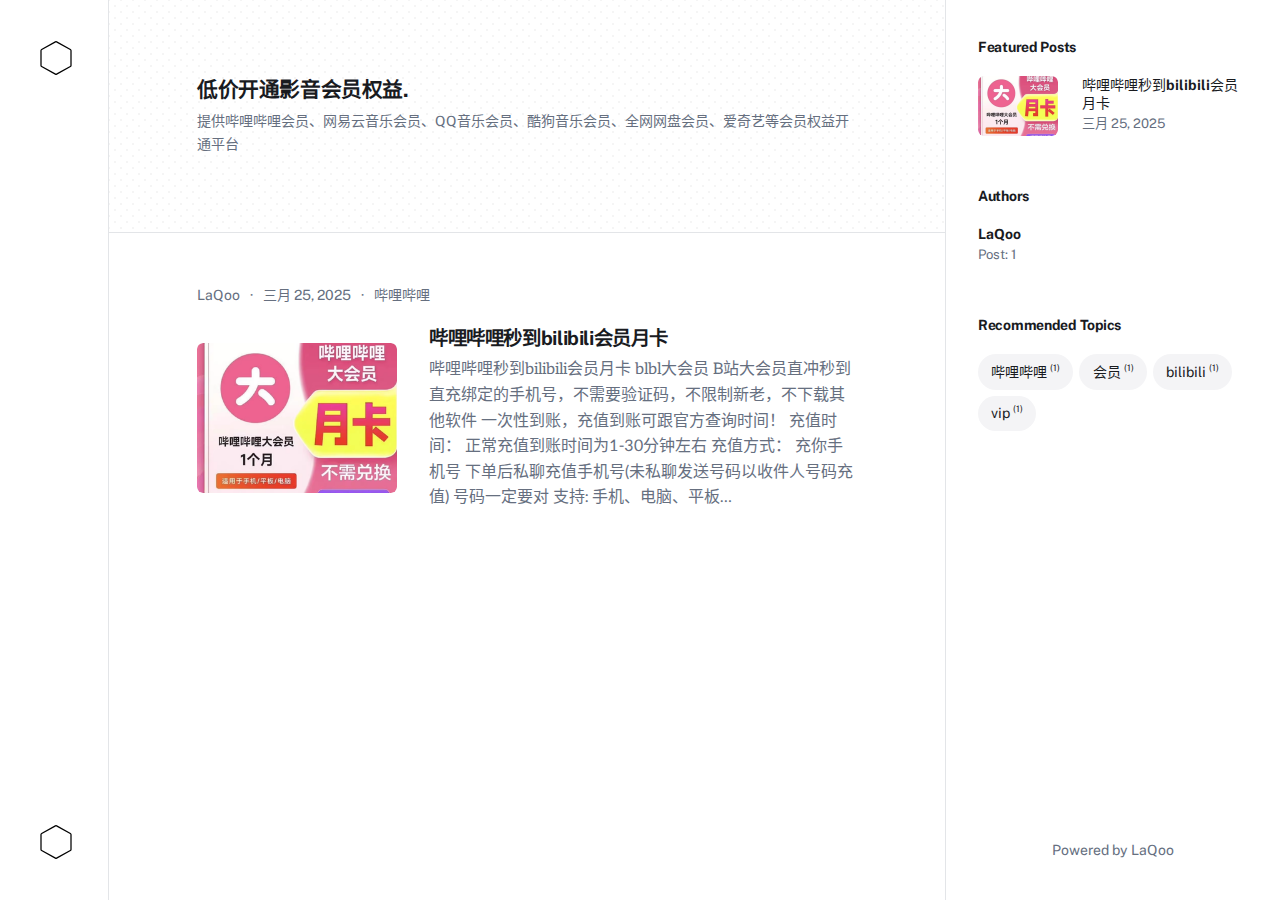
<file: index.html>
<!DOCTYPE html><html lang="zh-cn"><head><meta charset="utf-8"><meta http-equiv="X-UA-Compatible" content="IE=edge"><meta name="viewport" content="width=device-width,initial-scale=1"><title>LaQoo 低价开通影音会员权益</title><meta name="generator" content="Publii Open-Source CMS for Static Site"><link rel="canonical" href="https://laqoome.github.io/vip/"><link rel="alternate" type="application/atom+xml" href="https://laqoome.github.io/vip/feed.xml" title="LaQoo 低价开通影音会员权益 - RSS"><link rel="alternate" type="application/json" href="https://laqoome.github.io/vip/feed.json" title="LaQoo 低价开通影音会员权益 - JSON"><link rel="preload" href="https://laqoome.github.io/vip/assets/dynamic/fonts/publicsans/publicsans.woff2" as="font" type="font/woff2" crossorigin><link rel="stylesheet" href="https://laqoome.github.io/vip/assets/css/style.css?v=79c24945e9cc9acc7c9652e7b85ba38a"><script type="application/ld+json">{"@context":"http://schema.org","@type":"Organization","name":"LaQoo 低价开通影音会员权益","logo":"https://laqoome.github.io/vip/media/website/logo.svg","url":"https://laqoome.github.io/vip/"}</script><noscript><style>img[loading] {
                    opacity: 1;
                }</style></noscript><style>.fi{fill:none;stroke-linecap:round;stroke-linejoin:round;vertical-align:middle}</style></head><body class="home-template"><div class="container"><div class="left-bar"><div class="left-bar__inner"><header class="header"><a class="logo" href="https://laqoome.github.io/vip/"><img src="https://laqoome.github.io/vip/media/website/logo.svg" alt="LaQoo 低价开通影音会员权益" width="40" height="40"></a><nav class="navbar"><button class="navbar__toggle" aria-label="Menu" aria-haspopup="true" aria-expanded="false"><span class="navbar__toggle__box"><span class="navbar__toggle__inner">Menu</span></span></button><ul class="navbar__menu"><li class="active"><a class="tltp" href="https://laqoome.github.io/vip/" target="_self" aria-label="首页"><svg class="fi fi-home" width="24px" height="24px" fill="none" stroke="currentColor" stroke-width="2" viewBox="0 0 24 24"><use href="https://laqoome.github.io/vip/media/plugins/featherIcons/feather-sprite.svg#home"/></svg> <span>首页</span></a></li><li><a class="tltp" href="https://laqoome.github.io/vip/authors/laqoo/" target="_self" aria-label="LaQoo"><svg class="fi fi-user" width="24px" height="24px" fill="none" stroke="currentColor" stroke-width="2" viewBox="0 0 24 24"><use href="https://laqoome.github.io/vip/media/plugins/featherIcons/feather-sprite.svg#user"/></svg> <span>LaQoo</span></a></li><li><a class="tltp" href="https://laqoome.github.io/vip/lian-xi-fang-shi.html" target="_self" aria-label="联系"><svg class="fi fi-paperclip" width="24px" height="24px" fill="none" stroke="currentColor" stroke-width="2" viewBox="0 0 24 24"><use href="https://laqoome.github.io/vip/media/plugins/featherIcons/feather-sprite.svg#paperclip"/></svg> <span>联系</span></a></li></ul></nav><a class="logo logo--atbottom" href="https://laqoome.github.io/vip/"><img src="https://laqoome.github.io/vip/media/website/logo.svg" alt="LaQoo 低价开通影音会员权益" width="40" height="40"></a></header></div></div><main class="main"><div class="hero"><div class="main__inner"><h1>低价开通影音会员权益.</h1><p>提供哔哩哔哩会员、网易云音乐会员、QQ音乐会员、酷狗音乐会员、全网网盘会员、爱奇艺等会员权益开通平台</p></div></div><div class="main__inner"><article class="c-card"><div class="c-card__meta"><div class="c-card__author"><a href="https://laqoome.github.io/vip/authors/laqoo/">LaQoo</a></div><time datetime="2025-03-25T19:52">三月 25, 2025 </time><a href="https://laqoome.github.io/vip/tags/bi-li-bi-li/" class="c-card-tag">哔哩哔哩</a></div><a href="https://laqoome.github.io/vip/guan-yu.html" class="c-card__image"><img src="https://laqoome.github.io/vip/media/posts/1/d7ae04d2-f818-4f48-a5ac-ba2e6bc960ff.png" srcset="https://laqoome.github.io/vip/media/posts/1/responsive/d7ae04d2-f818-4f48-a5ac-ba2e6bc960ff-xs.png 320w, https://laqoome.github.io/vip/media/posts/1/responsive/d7ae04d2-f818-4f48-a5ac-ba2e6bc960ff-sm.png 480w" sizes="(min-width: 700px) 200px, (min-width: 480px) 160px, calc(100vw - 50px)" loading="lazy" height="780" width="790" alt=""></a><header class="c-card__header"><h2 class="c-card__title"><a href="https://laqoome.github.io/vip/guan-yu.html">哔哩哔哩秒到bilibili会员月卡</a></h2><p>哔哩哔哩秒到bilibili会员月卡 blbl大会员 B站大会员直冲秒到直充绑定的手机号，不需要验证码，不限制新老，不下载其他软件 一次性到账，充值到账可跟官方查询时间！ 充值时间： 正常充值到账时间为1-30分钟左右 充值方式： 充你手机号 下单后私聊充值手机号(未私聊发送号码以收件人号码充值) 号码一定要对 支持: 手机、电脑、平板&hellip;</p></header></article></div></main><div class="right-bar"><div class="right-bar__inner"><div class="sidebar"><section class="box featured"><h3 class="box__title">Featured Posts</h3><ul class="featured__container"><li class="featured__item"><a href="https://laqoome.github.io/vip/guan-yu.html" class="featured__image"><img src="https://laqoome.github.io/vip/media/posts/1/responsive/d7ae04d2-f818-4f48-a5ac-ba2e6bc960ff-xs.png" loading="lazy" alt="" height="780" width="780"></a><div><a href="https://laqoome.github.io/vip/guan-yu.html" class="featured__title">哔哩哔哩秒到bilibili会员月卡</a> <time class="featured__meta" datetime="2025-03-25T19:52">三月 25, 2025</time></div></li></ul></section><section class="box authors"><h3 class="box__title">Authors</h3><ul class="authors__cotainer"><li class="authors__item"><div><a href="https://laqoome.github.io/vip/authors/laqoo/" class="authors__title">LaQoo</a> <span class="authors__meta">Post: 1</span></div></li></ul></section><section class="box tags"><h3 class="box__title">Recommended Topics</h3><ul class="tags__list"><li class="tags__item"><a href="https://laqoome.github.io/vip/tags/bi-li-bi-li/" class="btn btn--gray">哔哩哔哩 <sup>(1)</sup></a></li><li class="tags__item"><a href="https://laqoome.github.io/vip/tags/hui-yuan/" class="btn btn--gray">会员 <sup>(1)</sup></a></li><li class="tags__item"><a href="https://laqoome.github.io/vip/tags/bilibili/" class="btn btn--gray">bilibili <sup>(1)</sup></a></li><li class="tags__item"><a href="https://laqoome.github.io/vip/tags/vip/" class="btn btn--gray">vip <sup>(1)</sup></a></li></ul></section><div class="box copyright">Powered by LaQoo</div></div></div></div></div><script defer="defer" src="https://laqoome.github.io/vip/assets/js/scripts.min.js?v=b2d91bcadbf5db401b76eb5bb3092eb7"></script><script>var images = document.querySelectorAll('img[loading]');
        for (var i = 0; i < images.length; i++) {
            if (images[i].complete) {
                images[i].classList.add('is-loaded');
            } else {
                images[i].addEventListener('load', function () {
                    this.classList.add('is-loaded');
                }, false);
            }
        }</script></body></html>
</file>
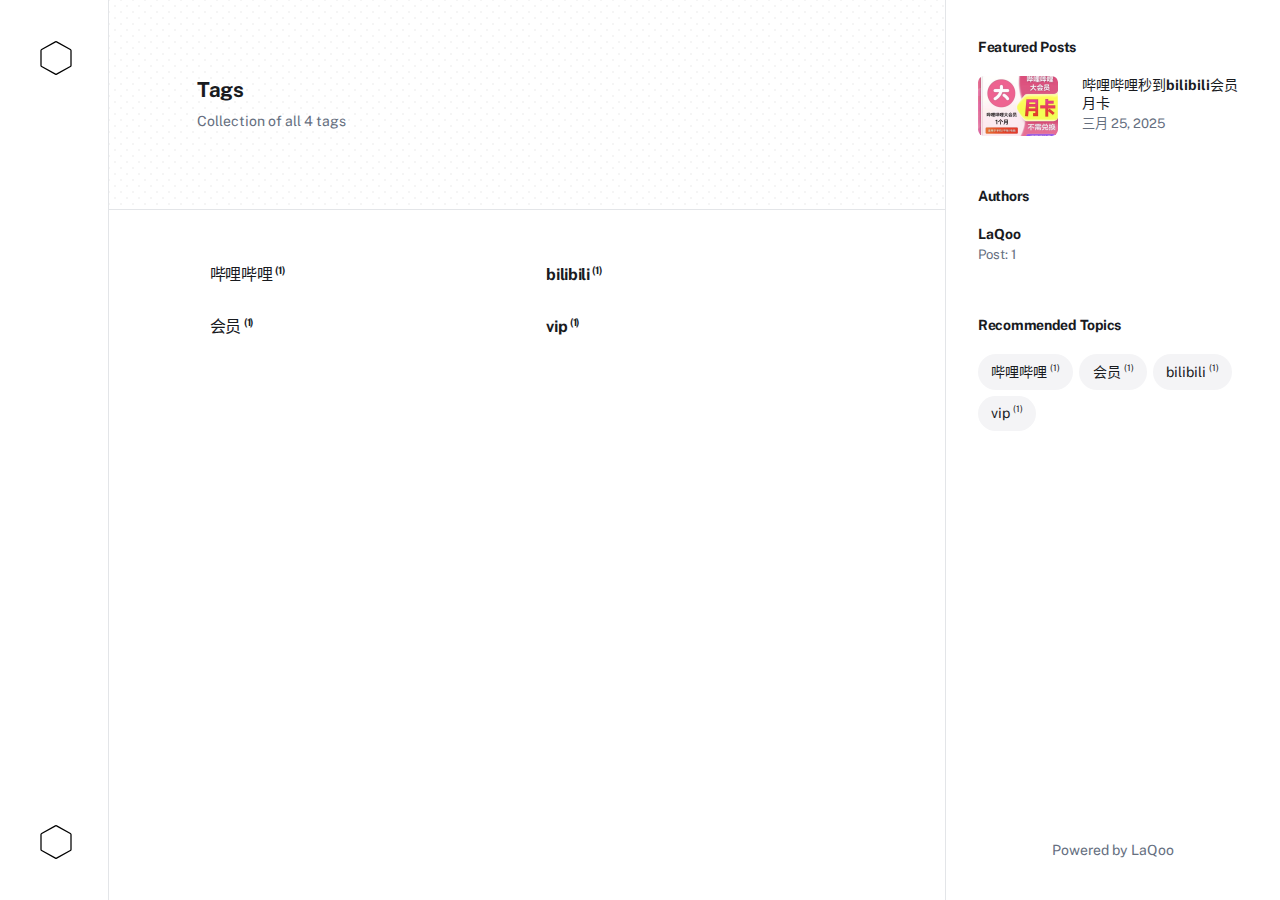
<file: tags/index.html>
<!DOCTYPE html><html lang="zh-cn"><head><meta charset="utf-8"><meta http-equiv="X-UA-Compatible" content="IE=edge"><meta name="viewport" content="width=device-width,initial-scale=1"><title>All tags - LaQoo 低价开通影音会员权益</title><meta name="robots" content="noindex, follow"><meta name="generator" content="Publii Open-Source CMS for Static Site"><link rel="alternate" type="application/atom+xml" href="https://laqoome.github.io/vip/feed.xml" title="LaQoo 低价开通影音会员权益 - RSS"><link rel="alternate" type="application/json" href="https://laqoome.github.io/vip/feed.json" title="LaQoo 低价开通影音会员权益 - JSON"><link rel="preload" href="https://laqoome.github.io/vip/assets/dynamic/fonts/publicsans/publicsans.woff2" as="font" type="font/woff2" crossorigin><link rel="stylesheet" href="https://laqoome.github.io/vip/assets/css/style.css?v=79c24945e9cc9acc7c9652e7b85ba38a"><script type="application/ld+json">{"@context":"http://schema.org","@type":"Organization","name":"LaQoo 低价开通影音会员权益","logo":"https://laqoome.github.io/vip/media/website/logo.svg","url":"https://laqoome.github.io/vip/"}</script><noscript><style>img[loading] {
                    opacity: 1;
                }</style></noscript><style>.fi{fill:none;stroke-linecap:round;stroke-linejoin:round;vertical-align:middle}</style></head><body class="tags-template"><div class="container"><div class="left-bar"><div class="left-bar__inner"><header class="header"><a class="logo" href="https://laqoome.github.io/vip/"><img src="https://laqoome.github.io/vip/media/website/logo.svg" alt="LaQoo 低价开通影音会员权益" width="40" height="40"></a><nav class="navbar"><button class="navbar__toggle" aria-label="Menu" aria-haspopup="true" aria-expanded="false"><span class="navbar__toggle__box"><span class="navbar__toggle__inner">Menu</span></span></button><ul class="navbar__menu"><li><a class="tltp" href="https://laqoome.github.io/vip/" target="_self" aria-label="首页"><svg class="fi fi-home" width="24px" height="24px" fill="none" stroke="currentColor" stroke-width="2" viewBox="0 0 24 24"><use href="https://laqoome.github.io/vip/media/plugins/featherIcons/feather-sprite.svg#home"/></svg> <span>首页</span></a></li><li><a class="tltp" href="https://laqoome.github.io/vip/authors/laqoo/" target="_self" aria-label="LaQoo"><svg class="fi fi-user" width="24px" height="24px" fill="none" stroke="currentColor" stroke-width="2" viewBox="0 0 24 24"><use href="https://laqoome.github.io/vip/media/plugins/featherIcons/feather-sprite.svg#user"/></svg> <span>LaQoo</span></a></li><li><a class="tltp" href="https://laqoome.github.io/vip/lian-xi-fang-shi.html" target="_self" aria-label="联系"><svg class="fi fi-paperclip" width="24px" height="24px" fill="none" stroke="currentColor" stroke-width="2" viewBox="0 0 24 24"><use href="https://laqoome.github.io/vip/media/plugins/featherIcons/feather-sprite.svg#paperclip"/></svg> <span>联系</span></a></li></ul></nav><a class="logo logo--atbottom" href="https://laqoome.github.io/vip/"><img src="https://laqoome.github.io/vip/media/website/logo.svg" alt="LaQoo 低价开通影音会员权益" width="40" height="40"></a></header></div></div><main class="main page page--tags"><div class="hero"><div class="main__inner"><h1>Tags</h1><p>Collection of all 4 tags</p></div></div><div class="main__inner"><ul class="tags-list"><li class="tags-list__item"><a href="https://laqoome.github.io/vip/tags/bi-li-bi-li/"><span class="tags-list__title">哔哩哔哩 <sup>(1)</sup></span></a></li><li class="tags-list__item"><a href="https://laqoome.github.io/vip/tags/hui-yuan/"><span class="tags-list__title">会员 <sup>(1)</sup></span></a></li><li class="tags-list__item"><a href="https://laqoome.github.io/vip/tags/bilibili/"><span class="tags-list__title">bilibili <sup>(1)</sup></span></a></li><li class="tags-list__item"><a href="https://laqoome.github.io/vip/tags/vip/"><span class="tags-list__title">vip <sup>(1)</sup></span></a></li></ul></div></main><div class="right-bar"><div class="right-bar__inner"><div class="sidebar"><section class="box featured"><h3 class="box__title">Featured Posts</h3><ul class="featured__container"><li class="featured__item"><a href="https://laqoome.github.io/vip/guan-yu.html" class="featured__image"><img src="https://laqoome.github.io/vip/media/posts/1/responsive/d7ae04d2-f818-4f48-a5ac-ba2e6bc960ff-xs.png" loading="lazy" alt="" height="780" width="780"></a><div><a href="https://laqoome.github.io/vip/guan-yu.html" class="featured__title">哔哩哔哩秒到bilibili会员月卡</a> <time class="featured__meta" datetime="2025-03-25T19:52">三月 25, 2025</time></div></li></ul></section><section class="box authors"><h3 class="box__title">Authors</h3><ul class="authors__cotainer"><li class="authors__item"><div><a href="https://laqoome.github.io/vip/authors/laqoo/" class="authors__title">LaQoo</a> <span class="authors__meta">Post: 1</span></div></li></ul></section><section class="box tags"><h3 class="box__title">Recommended Topics</h3><ul class="tags__list"><li class="tags__item"><a href="https://laqoome.github.io/vip/tags/bi-li-bi-li/" class="btn btn--gray">哔哩哔哩 <sup>(1)</sup></a></li><li class="tags__item"><a href="https://laqoome.github.io/vip/tags/hui-yuan/" class="btn btn--gray">会员 <sup>(1)</sup></a></li><li class="tags__item"><a href="https://laqoome.github.io/vip/tags/bilibili/" class="btn btn--gray">bilibili <sup>(1)</sup></a></li><li class="tags__item"><a href="https://laqoome.github.io/vip/tags/vip/" class="btn btn--gray">vip <sup>(1)</sup></a></li></ul></section><div class="box copyright">Powered by LaQoo</div></div></div></div></div><script defer="defer" src="https://laqoome.github.io/vip/assets/js/scripts.min.js?v=b2d91bcadbf5db401b76eb5bb3092eb7"></script><script>var images = document.querySelectorAll('img[loading]');
        for (var i = 0; i < images.length; i++) {
            if (images[i].complete) {
                images[i].classList.add('is-loaded');
            } else {
                images[i].addEventListener('load', function () {
                    this.classList.add('is-loaded');
                }, false);
            }
        }</script></body></html>
</file>
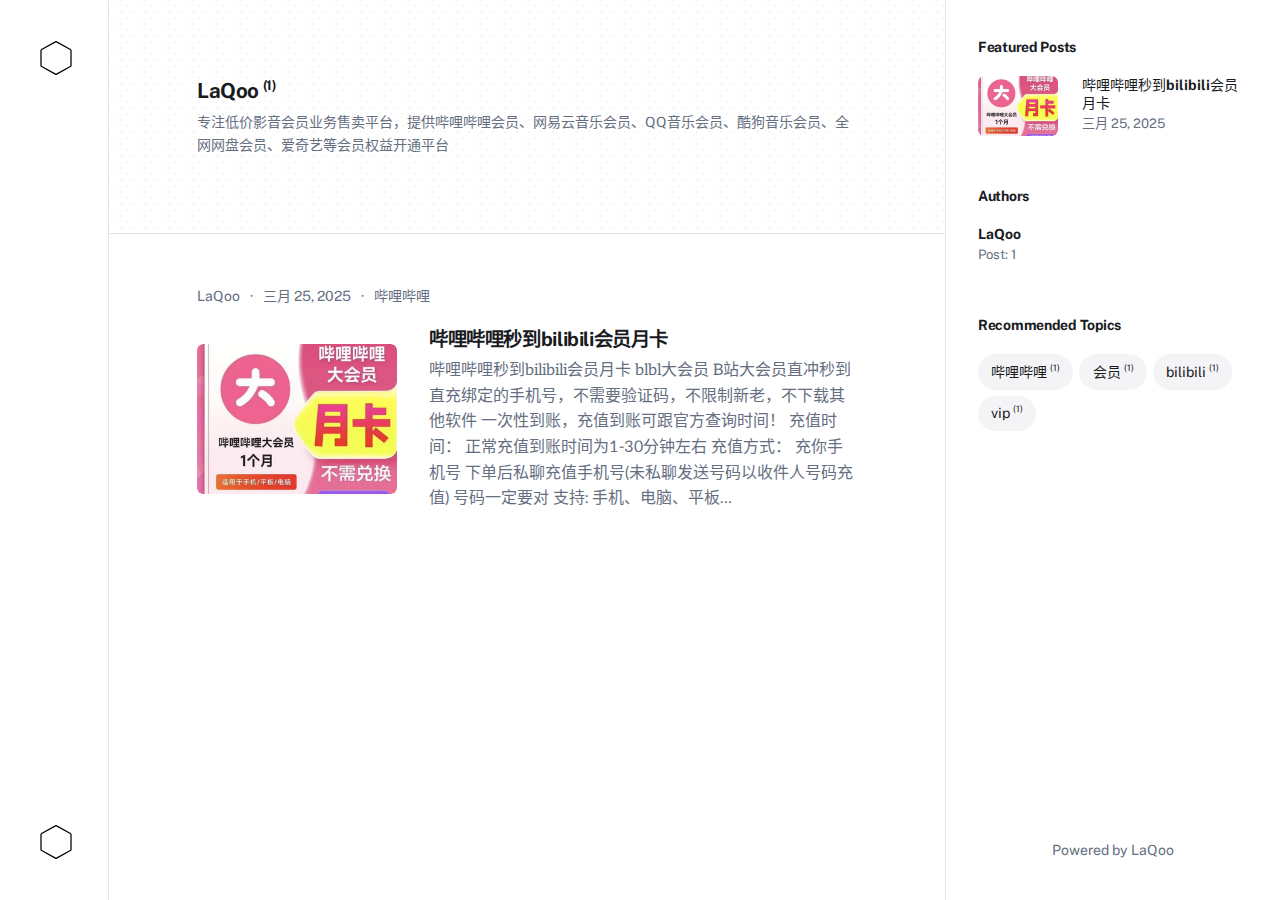
<file: authors/laqoo/index.html>
<!DOCTYPE html><html lang="zh-cn"><head><meta charset="utf-8"><meta http-equiv="X-UA-Compatible" content="IE=edge"><meta name="viewport" content="width=device-width,initial-scale=1"><title>Author: LaQoo - LaQoo 低价开通影音会员权益</title><meta name="robots" content="noindex, follow"><meta name="generator" content="Publii Open-Source CMS for Static Site"><link rel="alternate" type="application/atom+xml" href="https://laqoome.github.io/vip/feed.xml" title="LaQoo 低价开通影音会员权益 - RSS"><link rel="alternate" type="application/json" href="https://laqoome.github.io/vip/feed.json" title="LaQoo 低价开通影音会员权益 - JSON"><link rel="preload" href="https://laqoome.github.io/vip/assets/dynamic/fonts/publicsans/publicsans.woff2" as="font" type="font/woff2" crossorigin><link rel="stylesheet" href="https://laqoome.github.io/vip/assets/css/style.css?v=79c24945e9cc9acc7c9652e7b85ba38a"><script type="application/ld+json">{"@context":"http://schema.org","@type":"Organization","name":"LaQoo 低价开通影音会员权益","logo":"https://laqoome.github.io/vip/media/website/logo.svg","url":"https://laqoome.github.io/vip/"}</script><noscript><style>img[loading] {
                    opacity: 1;
                }</style></noscript><style>.fi{fill:none;stroke-linecap:round;stroke-linejoin:round;vertical-align:middle}</style></head><body class="author-template"><div class="container"><div class="left-bar"><div class="left-bar__inner"><header class="header"><a class="logo" href="https://laqoome.github.io/vip/"><img src="https://laqoome.github.io/vip/media/website/logo.svg" alt="LaQoo 低价开通影音会员权益" width="40" height="40"></a><nav class="navbar"><button class="navbar__toggle" aria-label="Menu" aria-haspopup="true" aria-expanded="false"><span class="navbar__toggle__box"><span class="navbar__toggle__inner">Menu</span></span></button><ul class="navbar__menu"><li><a class="tltp" href="https://laqoome.github.io/vip/" target="_self" aria-label="首页"><svg class="fi fi-home" width="24px" height="24px" fill="none" stroke="currentColor" stroke-width="2" viewBox="0 0 24 24"><use href="https://laqoome.github.io/vip/media/plugins/featherIcons/feather-sprite.svg#home"/></svg> <span>首页</span></a></li><li class="active"><a class="tltp" href="https://laqoome.github.io/vip/authors/laqoo/" target="_self" aria-label="LaQoo"><svg class="fi fi-user" width="24px" height="24px" fill="none" stroke="currentColor" stroke-width="2" viewBox="0 0 24 24"><use href="https://laqoome.github.io/vip/media/plugins/featherIcons/feather-sprite.svg#user"/></svg> <span>LaQoo</span></a></li><li><a class="tltp" href="https://laqoome.github.io/vip/lian-xi-fang-shi.html" target="_self" aria-label="联系"><svg class="fi fi-paperclip" width="24px" height="24px" fill="none" stroke="currentColor" stroke-width="2" viewBox="0 0 24 24"><use href="https://laqoome.github.io/vip/media/plugins/featherIcons/feather-sprite.svg#paperclip"/></svg> <span>联系</span></a></li></ul></nav><a class="logo logo--atbottom" href="https://laqoome.github.io/vip/"><img src="https://laqoome.github.io/vip/media/website/logo.svg" alt="LaQoo 低价开通影音会员权益" width="40" height="40"></a></header></div></div><main class="main page page--author"><div class="hero"><div class="main__inner"><div class="page--author__content"><h1>LaQoo <sup>(1)</sup></h1><p>专注低价影音会员业务售卖平台，提供哔哩哔哩会员、网易云音乐会员、QQ音乐会员、酷狗音乐会员、全网网盘会员、爱奇艺等会员权益开通平台</p></div></div></div><div class="main__inner"><article class="c-card"><div class="c-card__meta"><div class="c-card__author"><a href="https://laqoome.github.io/vip/authors/laqoo/">LaQoo</a></div><time datetime="2025-03-25T19:52">三月 25, 2025 </time><a href="https://laqoome.github.io/vip/tags/bi-li-bi-li/" class="c-card-tag">哔哩哔哩</a></div><a href="https://laqoome.github.io/vip/guan-yu.html" class="c-card__image"><img src="https://laqoome.github.io/vip/media/posts/1/d7ae04d2-f818-4f48-a5ac-ba2e6bc960ff.png" srcset="https://laqoome.github.io/vip/media/posts/1/responsive/d7ae04d2-f818-4f48-a5ac-ba2e6bc960ff-xs.png 320w, https://laqoome.github.io/vip/media/posts/1/responsive/d7ae04d2-f818-4f48-a5ac-ba2e6bc960ff-sm.png 480w" sizes="(min-width: 700px) 200px, (min-width: 480px) 160px, calc(100vw - 50px)" loading="lazy" height="780" width="790" alt=""></a><header class="c-card__header"><h2 class="c-card__title"><a href="https://laqoome.github.io/vip/guan-yu.html">哔哩哔哩秒到bilibili会员月卡</a></h2><p>哔哩哔哩秒到bilibili会员月卡 blbl大会员 B站大会员直冲秒到直充绑定的手机号，不需要验证码，不限制新老，不下载其他软件 一次性到账，充值到账可跟官方查询时间！ 充值时间： 正常充值到账时间为1-30分钟左右 充值方式： 充你手机号 下单后私聊充值手机号(未私聊发送号码以收件人号码充值) 号码一定要对 支持: 手机、电脑、平板&hellip;</p></header></article></div></main><div class="right-bar"><div class="right-bar__inner"><div class="sidebar"><section class="box featured"><h3 class="box__title">Featured Posts</h3><ul class="featured__container"><li class="featured__item"><a href="https://laqoome.github.io/vip/guan-yu.html" class="featured__image"><img src="https://laqoome.github.io/vip/media/posts/1/responsive/d7ae04d2-f818-4f48-a5ac-ba2e6bc960ff-xs.png" loading="lazy" alt="" height="780" width="780"></a><div><a href="https://laqoome.github.io/vip/guan-yu.html" class="featured__title">哔哩哔哩秒到bilibili会员月卡</a> <time class="featured__meta" datetime="2025-03-25T19:52">三月 25, 2025</time></div></li></ul></section><section class="box authors"><h3 class="box__title">Authors</h3><ul class="authors__cotainer"><li class="authors__item"><div><a href="https://laqoome.github.io/vip/authors/laqoo/" class="authors__title">LaQoo</a> <span class="authors__meta">Post: 1</span></div></li></ul></section><section class="box tags"><h3 class="box__title">Recommended Topics</h3><ul class="tags__list"><li class="tags__item"><a href="https://laqoome.github.io/vip/tags/bi-li-bi-li/" class="btn btn--gray">哔哩哔哩 <sup>(1)</sup></a></li><li class="tags__item"><a href="https://laqoome.github.io/vip/tags/hui-yuan/" class="btn btn--gray">会员 <sup>(1)</sup></a></li><li class="tags__item"><a href="https://laqoome.github.io/vip/tags/bilibili/" class="btn btn--gray">bilibili <sup>(1)</sup></a></li><li class="tags__item"><a href="https://laqoome.github.io/vip/tags/vip/" class="btn btn--gray">vip <sup>(1)</sup></a></li></ul></section><div class="box copyright">Powered by LaQoo</div></div></div></div></div><script defer="defer" src="https://laqoome.github.io/vip/assets/js/scripts.min.js?v=b2d91bcadbf5db401b76eb5bb3092eb7"></script><script>var images = document.querySelectorAll('img[loading]');
        for (var i = 0; i < images.length; i++) {
            if (images[i].complete) {
                images[i].classList.add('is-loaded');
            } else {
                images[i].addEventListener('load', function () {
                    this.classList.add('is-loaded');
                }, false);
            }
        }</script></body></html>
</file>
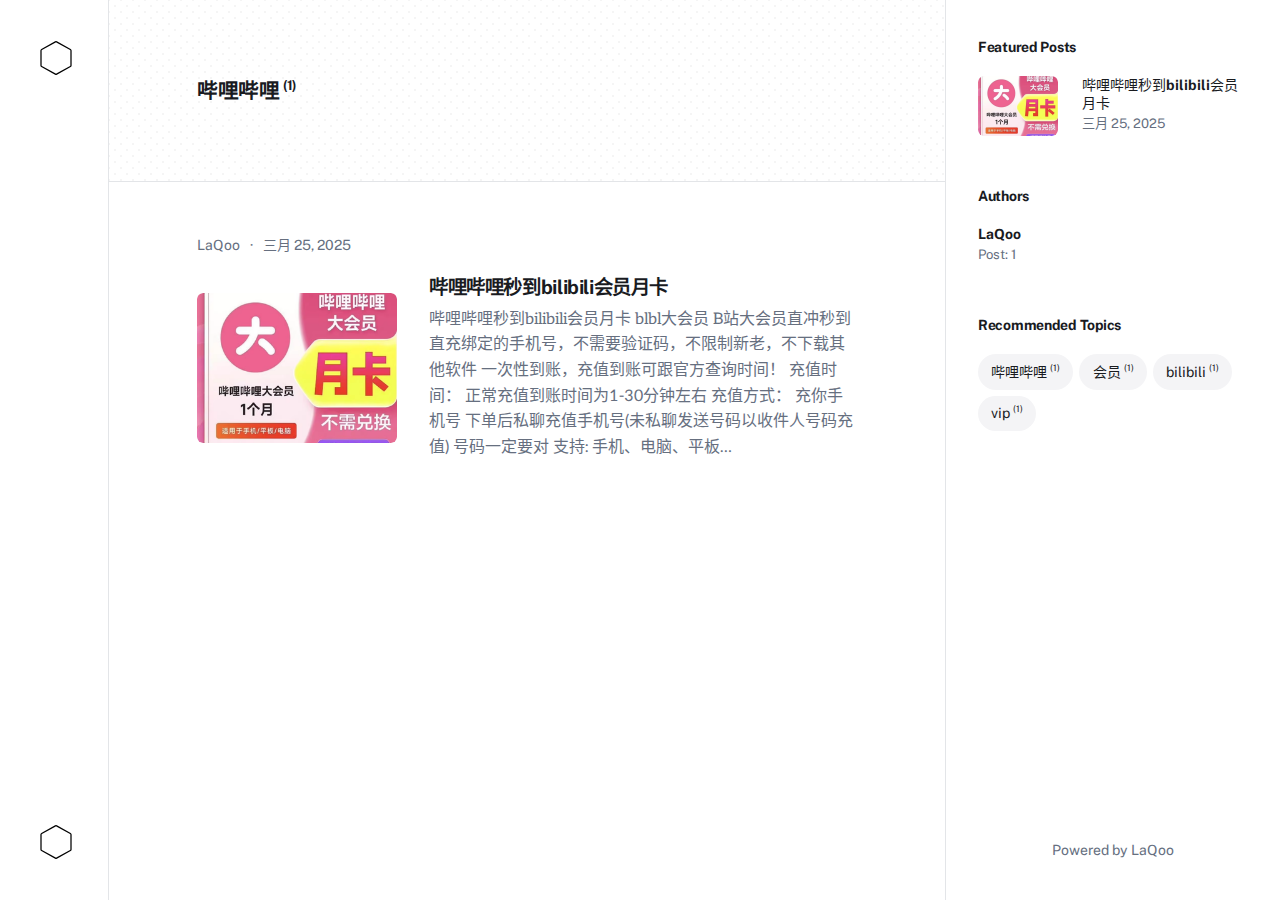
<file: tags/bi-li-bi-li/index.html>
<!DOCTYPE html><html lang="zh-cn"><head><meta charset="utf-8"><meta http-equiv="X-UA-Compatible" content="IE=edge"><meta name="viewport" content="width=device-width,initial-scale=1"><title>Tag: 哔哩哔哩 - LaQoo 低价开通影音会员权益</title><meta name="robots" content="noindex, follow"><meta name="generator" content="Publii Open-Source CMS for Static Site"><link rel="alternate" type="application/atom+xml" href="https://laqoome.github.io/vip/feed.xml" title="LaQoo 低价开通影音会员权益 - RSS"><link rel="alternate" type="application/json" href="https://laqoome.github.io/vip/feed.json" title="LaQoo 低价开通影音会员权益 - JSON"><link rel="preload" href="https://laqoome.github.io/vip/assets/dynamic/fonts/publicsans/publicsans.woff2" as="font" type="font/woff2" crossorigin><link rel="stylesheet" href="https://laqoome.github.io/vip/assets/css/style.css?v=79c24945e9cc9acc7c9652e7b85ba38a"><script type="application/ld+json">{"@context":"http://schema.org","@type":"Organization","name":"LaQoo 低价开通影音会员权益","logo":"https://laqoome.github.io/vip/media/website/logo.svg","url":"https://laqoome.github.io/vip/"}</script><noscript><style>img[loading] {
                    opacity: 1;
                }</style></noscript><style>.fi{fill:none;stroke-linecap:round;stroke-linejoin:round;vertical-align:middle}</style></head><body class="tag-template"><div class="container"><div class="left-bar"><div class="left-bar__inner"><header class="header"><a class="logo" href="https://laqoome.github.io/vip/"><img src="https://laqoome.github.io/vip/media/website/logo.svg" alt="LaQoo 低价开通影音会员权益" width="40" height="40"></a><nav class="navbar"><button class="navbar__toggle" aria-label="Menu" aria-haspopup="true" aria-expanded="false"><span class="navbar__toggle__box"><span class="navbar__toggle__inner">Menu</span></span></button><ul class="navbar__menu"><li><a class="tltp" href="https://laqoome.github.io/vip/" target="_self" aria-label="首页"><svg class="fi fi-home" width="24px" height="24px" fill="none" stroke="currentColor" stroke-width="2" viewBox="0 0 24 24"><use href="https://laqoome.github.io/vip/media/plugins/featherIcons/feather-sprite.svg#home"/></svg> <span>首页</span></a></li><li><a class="tltp" href="https://laqoome.github.io/vip/authors/laqoo/" target="_self" aria-label="LaQoo"><svg class="fi fi-user" width="24px" height="24px" fill="none" stroke="currentColor" stroke-width="2" viewBox="0 0 24 24"><use href="https://laqoome.github.io/vip/media/plugins/featherIcons/feather-sprite.svg#user"/></svg> <span>LaQoo</span></a></li><li><a class="tltp" href="https://laqoome.github.io/vip/lian-xi-fang-shi.html" target="_self" aria-label="联系"><svg class="fi fi-paperclip" width="24px" height="24px" fill="none" stroke="currentColor" stroke-width="2" viewBox="0 0 24 24"><use href="https://laqoome.github.io/vip/media/plugins/featherIcons/feather-sprite.svg#paperclip"/></svg> <span>联系</span></a></li></ul></nav><a class="logo logo--atbottom" href="https://laqoome.github.io/vip/"><img src="https://laqoome.github.io/vip/media/website/logo.svg" alt="LaQoo 低价开通影音会员权益" width="40" height="40"></a></header></div></div><main class="main page page--tag"><div class="hero"><div class="main__inner"><h1>哔哩哔哩 <sup>(1)</sup></h1></div></div><div class="main__inner"><article class="c-card"><div class="c-card__meta"><div class="c-card__author"><a href="https://laqoome.github.io/vip/authors/laqoo/">LaQoo</a></div><time datetime="2025-03-25T19:52">三月 25, 2025</time></div><a href="https://laqoome.github.io/vip/guan-yu.html" class="c-card__image"><img src="https://laqoome.github.io/vip/media/posts/1/d7ae04d2-f818-4f48-a5ac-ba2e6bc960ff.png" srcset="https://laqoome.github.io/vip/media/posts/1/responsive/d7ae04d2-f818-4f48-a5ac-ba2e6bc960ff-xs.png 320w, https://laqoome.github.io/vip/media/posts/1/responsive/d7ae04d2-f818-4f48-a5ac-ba2e6bc960ff-sm.png 480w" sizes="(min-width: 700px) 200px, (min-width: 480px) 160px, calc(100vw - 50px)" loading="lazy" height="780" width="790" alt=""></a><header class="c-card__header"><h2 class="c-card__title"><a href="https://laqoome.github.io/vip/guan-yu.html">哔哩哔哩秒到bilibili会员月卡</a></h2><p>哔哩哔哩秒到bilibili会员月卡 blbl大会员 B站大会员直冲秒到直充绑定的手机号，不需要验证码，不限制新老，不下载其他软件 一次性到账，充值到账可跟官方查询时间！ 充值时间： 正常充值到账时间为1-30分钟左右 充值方式： 充你手机号 下单后私聊充值手机号(未私聊发送号码以收件人号码充值) 号码一定要对 支持: 手机、电脑、平板&hellip;</p></header></article></div></main><div class="right-bar"><div class="right-bar__inner"><div class="sidebar"><section class="box featured"><h3 class="box__title">Featured Posts</h3><ul class="featured__container"><li class="featured__item"><a href="https://laqoome.github.io/vip/guan-yu.html" class="featured__image"><img src="https://laqoome.github.io/vip/media/posts/1/responsive/d7ae04d2-f818-4f48-a5ac-ba2e6bc960ff-xs.png" loading="lazy" alt="" height="780" width="780"></a><div><a href="https://laqoome.github.io/vip/guan-yu.html" class="featured__title">哔哩哔哩秒到bilibili会员月卡</a> <time class="featured__meta" datetime="2025-03-25T19:52">三月 25, 2025</time></div></li></ul></section><section class="box authors"><h3 class="box__title">Authors</h3><ul class="authors__cotainer"><li class="authors__item"><div><a href="https://laqoome.github.io/vip/authors/laqoo/" class="authors__title">LaQoo</a> <span class="authors__meta">Post: 1</span></div></li></ul></section><section class="box tags"><h3 class="box__title">Recommended Topics</h3><ul class="tags__list"><li class="tags__item"><a href="https://laqoome.github.io/vip/tags/bi-li-bi-li/" class="btn btn--gray">哔哩哔哩 <sup>(1)</sup></a></li><li class="tags__item"><a href="https://laqoome.github.io/vip/tags/hui-yuan/" class="btn btn--gray">会员 <sup>(1)</sup></a></li><li class="tags__item"><a href="https://laqoome.github.io/vip/tags/bilibili/" class="btn btn--gray">bilibili <sup>(1)</sup></a></li><li class="tags__item"><a href="https://laqoome.github.io/vip/tags/vip/" class="btn btn--gray">vip <sup>(1)</sup></a></li></ul></section><div class="box copyright">Powered by LaQoo</div></div></div></div></div><script defer="defer" src="https://laqoome.github.io/vip/assets/js/scripts.min.js?v=b2d91bcadbf5db401b76eb5bb3092eb7"></script><script>var images = document.querySelectorAll('img[loading]');
        for (var i = 0; i < images.length; i++) {
            if (images[i].complete) {
                images[i].classList.add('is-loaded');
            } else {
                images[i].addEventListener('load', function () {
                    this.classList.add('is-loaded');
                }, false);
            }
        }</script></body></html>
</file>
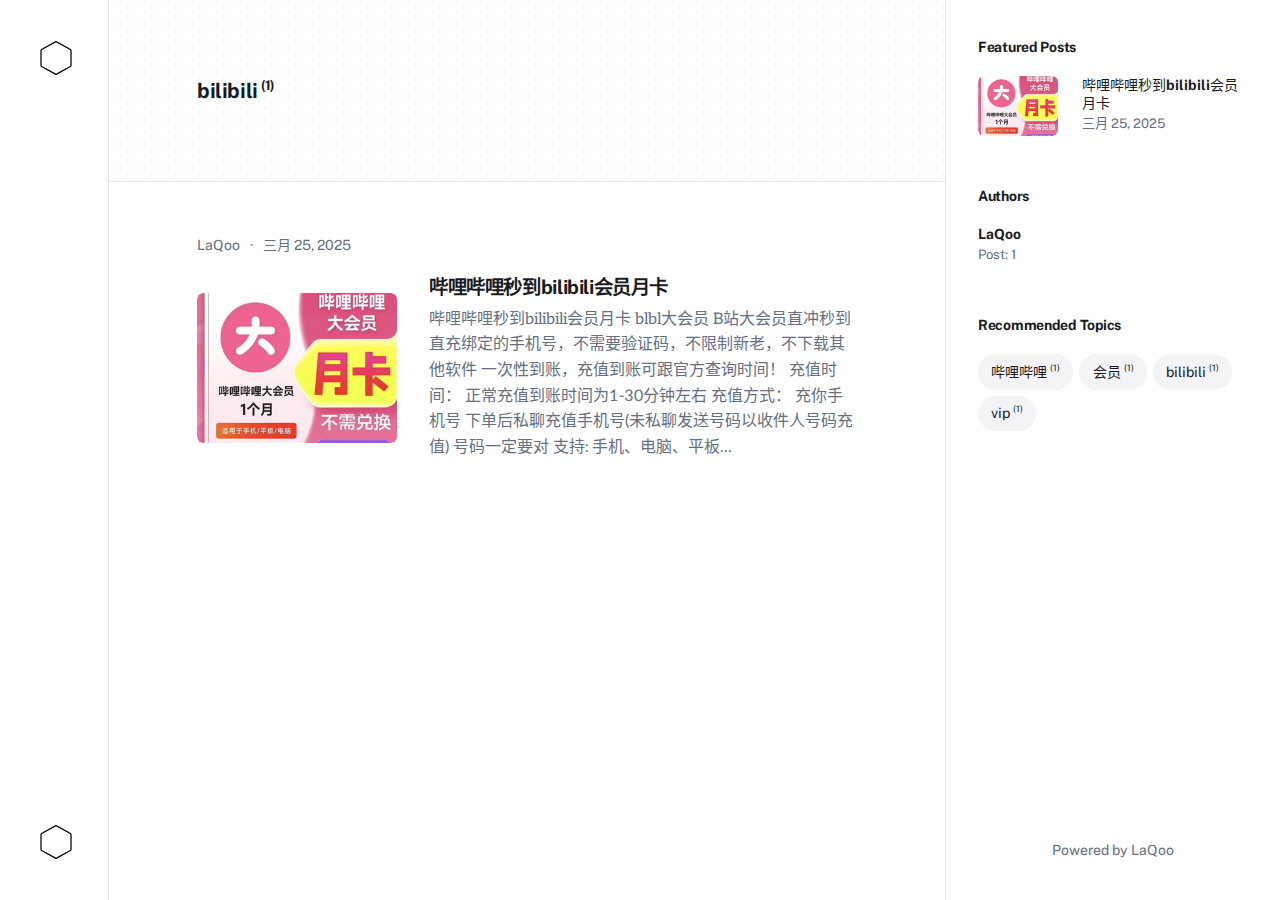
<file: tags/bilibili/index.html>
<!DOCTYPE html><html lang="zh-cn"><head><meta charset="utf-8"><meta http-equiv="X-UA-Compatible" content="IE=edge"><meta name="viewport" content="width=device-width,initial-scale=1"><title>Tag: bilibili - LaQoo 低价开通影音会员权益</title><meta name="robots" content="noindex, follow"><meta name="generator" content="Publii Open-Source CMS for Static Site"><link rel="alternate" type="application/atom+xml" href="https://laqoome.github.io/vip/feed.xml" title="LaQoo 低价开通影音会员权益 - RSS"><link rel="alternate" type="application/json" href="https://laqoome.github.io/vip/feed.json" title="LaQoo 低价开通影音会员权益 - JSON"><link rel="preload" href="https://laqoome.github.io/vip/assets/dynamic/fonts/publicsans/publicsans.woff2" as="font" type="font/woff2" crossorigin><link rel="stylesheet" href="https://laqoome.github.io/vip/assets/css/style.css?v=79c24945e9cc9acc7c9652e7b85ba38a"><script type="application/ld+json">{"@context":"http://schema.org","@type":"Organization","name":"LaQoo 低价开通影音会员权益","logo":"https://laqoome.github.io/vip/media/website/logo.svg","url":"https://laqoome.github.io/vip/"}</script><noscript><style>img[loading] {
                    opacity: 1;
                }</style></noscript><style>.fi{fill:none;stroke-linecap:round;stroke-linejoin:round;vertical-align:middle}</style></head><body class="tag-template"><div class="container"><div class="left-bar"><div class="left-bar__inner"><header class="header"><a class="logo" href="https://laqoome.github.io/vip/"><img src="https://laqoome.github.io/vip/media/website/logo.svg" alt="LaQoo 低价开通影音会员权益" width="40" height="40"></a><nav class="navbar"><button class="navbar__toggle" aria-label="Menu" aria-haspopup="true" aria-expanded="false"><span class="navbar__toggle__box"><span class="navbar__toggle__inner">Menu</span></span></button><ul class="navbar__menu"><li><a class="tltp" href="https://laqoome.github.io/vip/" target="_self" aria-label="首页"><svg class="fi fi-home" width="24px" height="24px" fill="none" stroke="currentColor" stroke-width="2" viewBox="0 0 24 24"><use href="https://laqoome.github.io/vip/media/plugins/featherIcons/feather-sprite.svg#home"/></svg> <span>首页</span></a></li><li><a class="tltp" href="https://laqoome.github.io/vip/authors/laqoo/" target="_self" aria-label="LaQoo"><svg class="fi fi-user" width="24px" height="24px" fill="none" stroke="currentColor" stroke-width="2" viewBox="0 0 24 24"><use href="https://laqoome.github.io/vip/media/plugins/featherIcons/feather-sprite.svg#user"/></svg> <span>LaQoo</span></a></li><li><a class="tltp" href="https://laqoome.github.io/vip/lian-xi-fang-shi.html" target="_self" aria-label="联系"><svg class="fi fi-paperclip" width="24px" height="24px" fill="none" stroke="currentColor" stroke-width="2" viewBox="0 0 24 24"><use href="https://laqoome.github.io/vip/media/plugins/featherIcons/feather-sprite.svg#paperclip"/></svg> <span>联系</span></a></li></ul></nav><a class="logo logo--atbottom" href="https://laqoome.github.io/vip/"><img src="https://laqoome.github.io/vip/media/website/logo.svg" alt="LaQoo 低价开通影音会员权益" width="40" height="40"></a></header></div></div><main class="main page page--tag"><div class="hero"><div class="main__inner"><h1>bilibili <sup>(1)</sup></h1></div></div><div class="main__inner"><article class="c-card"><div class="c-card__meta"><div class="c-card__author"><a href="https://laqoome.github.io/vip/authors/laqoo/">LaQoo</a></div><time datetime="2025-03-25T19:52">三月 25, 2025</time></div><a href="https://laqoome.github.io/vip/guan-yu.html" class="c-card__image"><img src="https://laqoome.github.io/vip/media/posts/1/d7ae04d2-f818-4f48-a5ac-ba2e6bc960ff.png" srcset="https://laqoome.github.io/vip/media/posts/1/responsive/d7ae04d2-f818-4f48-a5ac-ba2e6bc960ff-xs.png 320w, https://laqoome.github.io/vip/media/posts/1/responsive/d7ae04d2-f818-4f48-a5ac-ba2e6bc960ff-sm.png 480w" sizes="(min-width: 700px) 200px, (min-width: 480px) 160px, calc(100vw - 50px)" loading="lazy" height="780" width="790" alt=""></a><header class="c-card__header"><h2 class="c-card__title"><a href="https://laqoome.github.io/vip/guan-yu.html">哔哩哔哩秒到bilibili会员月卡</a></h2><p>哔哩哔哩秒到bilibili会员月卡 blbl大会员 B站大会员直冲秒到直充绑定的手机号，不需要验证码，不限制新老，不下载其他软件 一次性到账，充值到账可跟官方查询时间！ 充值时间： 正常充值到账时间为1-30分钟左右 充值方式： 充你手机号 下单后私聊充值手机号(未私聊发送号码以收件人号码充值) 号码一定要对 支持: 手机、电脑、平板&hellip;</p></header></article></div></main><div class="right-bar"><div class="right-bar__inner"><div class="sidebar"><section class="box featured"><h3 class="box__title">Featured Posts</h3><ul class="featured__container"><li class="featured__item"><a href="https://laqoome.github.io/vip/guan-yu.html" class="featured__image"><img src="https://laqoome.github.io/vip/media/posts/1/responsive/d7ae04d2-f818-4f48-a5ac-ba2e6bc960ff-xs.png" loading="lazy" alt="" height="780" width="780"></a><div><a href="https://laqoome.github.io/vip/guan-yu.html" class="featured__title">哔哩哔哩秒到bilibili会员月卡</a> <time class="featured__meta" datetime="2025-03-25T19:52">三月 25, 2025</time></div></li></ul></section><section class="box authors"><h3 class="box__title">Authors</h3><ul class="authors__cotainer"><li class="authors__item"><div><a href="https://laqoome.github.io/vip/authors/laqoo/" class="authors__title">LaQoo</a> <span class="authors__meta">Post: 1</span></div></li></ul></section><section class="box tags"><h3 class="box__title">Recommended Topics</h3><ul class="tags__list"><li class="tags__item"><a href="https://laqoome.github.io/vip/tags/bi-li-bi-li/" class="btn btn--gray">哔哩哔哩 <sup>(1)</sup></a></li><li class="tags__item"><a href="https://laqoome.github.io/vip/tags/hui-yuan/" class="btn btn--gray">会员 <sup>(1)</sup></a></li><li class="tags__item"><a href="https://laqoome.github.io/vip/tags/bilibili/" class="btn btn--gray">bilibili <sup>(1)</sup></a></li><li class="tags__item"><a href="https://laqoome.github.io/vip/tags/vip/" class="btn btn--gray">vip <sup>(1)</sup></a></li></ul></section><div class="box copyright">Powered by LaQoo</div></div></div></div></div><script defer="defer" src="https://laqoome.github.io/vip/assets/js/scripts.min.js?v=b2d91bcadbf5db401b76eb5bb3092eb7"></script><script>var images = document.querySelectorAll('img[loading]');
        for (var i = 0; i < images.length; i++) {
            if (images[i].complete) {
                images[i].classList.add('is-loaded');
            } else {
                images[i].addEventListener('load', function () {
                    this.classList.add('is-loaded');
                }, false);
            }
        }</script></body></html>
</file>
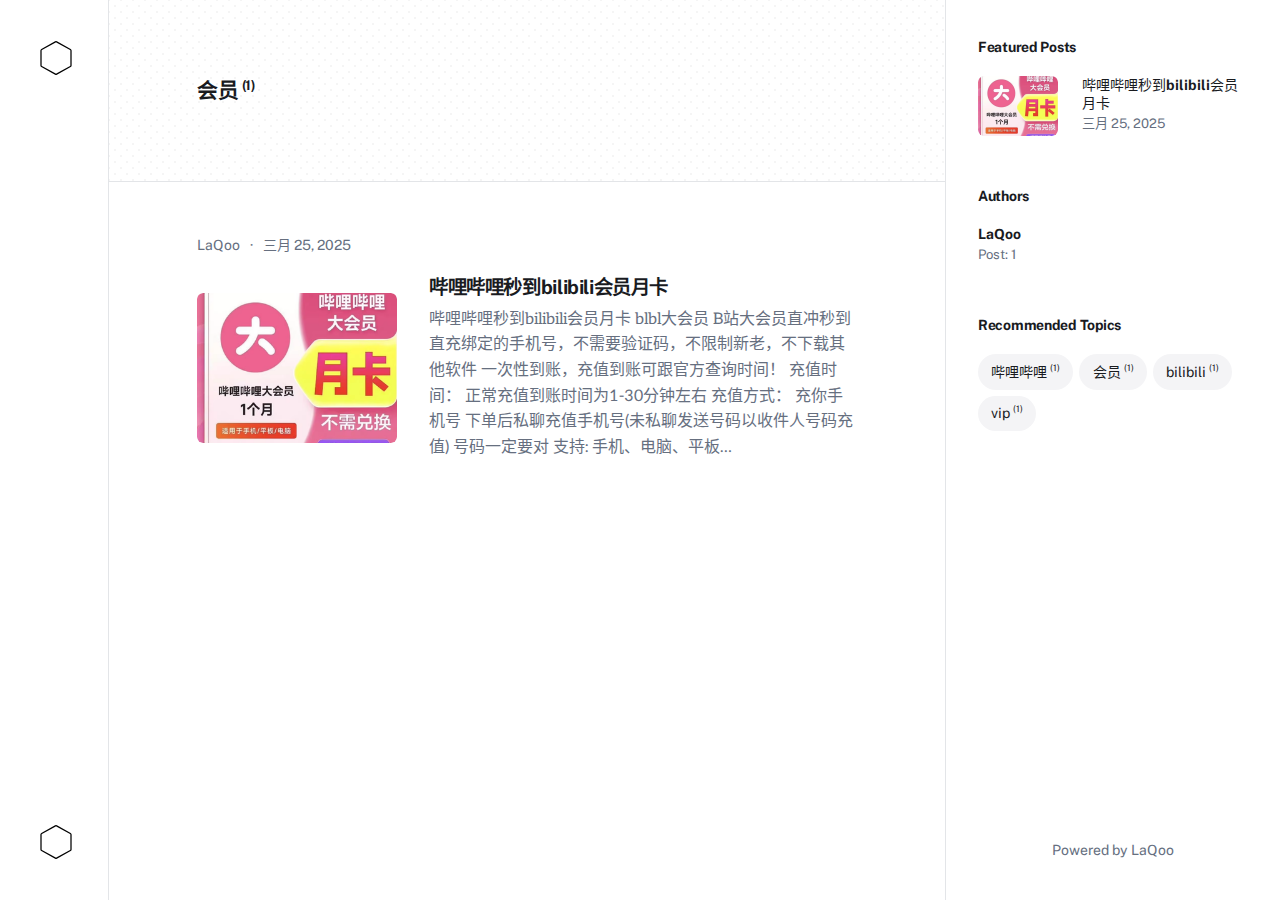
<file: tags/hui-yuan/index.html>
<!DOCTYPE html><html lang="zh-cn"><head><meta charset="utf-8"><meta http-equiv="X-UA-Compatible" content="IE=edge"><meta name="viewport" content="width=device-width,initial-scale=1"><title>Tag: 会员 - LaQoo 低价开通影音会员权益</title><meta name="robots" content="noindex, follow"><meta name="generator" content="Publii Open-Source CMS for Static Site"><link rel="alternate" type="application/atom+xml" href="https://laqoome.github.io/vip/feed.xml" title="LaQoo 低价开通影音会员权益 - RSS"><link rel="alternate" type="application/json" href="https://laqoome.github.io/vip/feed.json" title="LaQoo 低价开通影音会员权益 - JSON"><link rel="preload" href="https://laqoome.github.io/vip/assets/dynamic/fonts/publicsans/publicsans.woff2" as="font" type="font/woff2" crossorigin><link rel="stylesheet" href="https://laqoome.github.io/vip/assets/css/style.css?v=79c24945e9cc9acc7c9652e7b85ba38a"><script type="application/ld+json">{"@context":"http://schema.org","@type":"Organization","name":"LaQoo 低价开通影音会员权益","logo":"https://laqoome.github.io/vip/media/website/logo.svg","url":"https://laqoome.github.io/vip/"}</script><noscript><style>img[loading] {
                    opacity: 1;
                }</style></noscript><style>.fi{fill:none;stroke-linecap:round;stroke-linejoin:round;vertical-align:middle}</style></head><body class="tag-template"><div class="container"><div class="left-bar"><div class="left-bar__inner"><header class="header"><a class="logo" href="https://laqoome.github.io/vip/"><img src="https://laqoome.github.io/vip/media/website/logo.svg" alt="LaQoo 低价开通影音会员权益" width="40" height="40"></a><nav class="navbar"><button class="navbar__toggle" aria-label="Menu" aria-haspopup="true" aria-expanded="false"><span class="navbar__toggle__box"><span class="navbar__toggle__inner">Menu</span></span></button><ul class="navbar__menu"><li><a class="tltp" href="https://laqoome.github.io/vip/" target="_self" aria-label="首页"><svg class="fi fi-home" width="24px" height="24px" fill="none" stroke="currentColor" stroke-width="2" viewBox="0 0 24 24"><use href="https://laqoome.github.io/vip/media/plugins/featherIcons/feather-sprite.svg#home"/></svg> <span>首页</span></a></li><li><a class="tltp" href="https://laqoome.github.io/vip/authors/laqoo/" target="_self" aria-label="LaQoo"><svg class="fi fi-user" width="24px" height="24px" fill="none" stroke="currentColor" stroke-width="2" viewBox="0 0 24 24"><use href="https://laqoome.github.io/vip/media/plugins/featherIcons/feather-sprite.svg#user"/></svg> <span>LaQoo</span></a></li><li><a class="tltp" href="https://laqoome.github.io/vip/lian-xi-fang-shi.html" target="_self" aria-label="联系"><svg class="fi fi-paperclip" width="24px" height="24px" fill="none" stroke="currentColor" stroke-width="2" viewBox="0 0 24 24"><use href="https://laqoome.github.io/vip/media/plugins/featherIcons/feather-sprite.svg#paperclip"/></svg> <span>联系</span></a></li></ul></nav><a class="logo logo--atbottom" href="https://laqoome.github.io/vip/"><img src="https://laqoome.github.io/vip/media/website/logo.svg" alt="LaQoo 低价开通影音会员权益" width="40" height="40"></a></header></div></div><main class="main page page--tag"><div class="hero"><div class="main__inner"><h1>会员 <sup>(1)</sup></h1></div></div><div class="main__inner"><article class="c-card"><div class="c-card__meta"><div class="c-card__author"><a href="https://laqoome.github.io/vip/authors/laqoo/">LaQoo</a></div><time datetime="2025-03-25T19:52">三月 25, 2025</time></div><a href="https://laqoome.github.io/vip/guan-yu.html" class="c-card__image"><img src="https://laqoome.github.io/vip/media/posts/1/d7ae04d2-f818-4f48-a5ac-ba2e6bc960ff.png" srcset="https://laqoome.github.io/vip/media/posts/1/responsive/d7ae04d2-f818-4f48-a5ac-ba2e6bc960ff-xs.png 320w, https://laqoome.github.io/vip/media/posts/1/responsive/d7ae04d2-f818-4f48-a5ac-ba2e6bc960ff-sm.png 480w" sizes="(min-width: 700px) 200px, (min-width: 480px) 160px, calc(100vw - 50px)" loading="lazy" height="780" width="790" alt=""></a><header class="c-card__header"><h2 class="c-card__title"><a href="https://laqoome.github.io/vip/guan-yu.html">哔哩哔哩秒到bilibili会员月卡</a></h2><p>哔哩哔哩秒到bilibili会员月卡 blbl大会员 B站大会员直冲秒到直充绑定的手机号，不需要验证码，不限制新老，不下载其他软件 一次性到账，充值到账可跟官方查询时间！ 充值时间： 正常充值到账时间为1-30分钟左右 充值方式： 充你手机号 下单后私聊充值手机号(未私聊发送号码以收件人号码充值) 号码一定要对 支持: 手机、电脑、平板&hellip;</p></header></article></div></main><div class="right-bar"><div class="right-bar__inner"><div class="sidebar"><section class="box featured"><h3 class="box__title">Featured Posts</h3><ul class="featured__container"><li class="featured__item"><a href="https://laqoome.github.io/vip/guan-yu.html" class="featured__image"><img src="https://laqoome.github.io/vip/media/posts/1/responsive/d7ae04d2-f818-4f48-a5ac-ba2e6bc960ff-xs.png" loading="lazy" alt="" height="780" width="780"></a><div><a href="https://laqoome.github.io/vip/guan-yu.html" class="featured__title">哔哩哔哩秒到bilibili会员月卡</a> <time class="featured__meta" datetime="2025-03-25T19:52">三月 25, 2025</time></div></li></ul></section><section class="box authors"><h3 class="box__title">Authors</h3><ul class="authors__cotainer"><li class="authors__item"><div><a href="https://laqoome.github.io/vip/authors/laqoo/" class="authors__title">LaQoo</a> <span class="authors__meta">Post: 1</span></div></li></ul></section><section class="box tags"><h3 class="box__title">Recommended Topics</h3><ul class="tags__list"><li class="tags__item"><a href="https://laqoome.github.io/vip/tags/bi-li-bi-li/" class="btn btn--gray">哔哩哔哩 <sup>(1)</sup></a></li><li class="tags__item"><a href="https://laqoome.github.io/vip/tags/hui-yuan/" class="btn btn--gray">会员 <sup>(1)</sup></a></li><li class="tags__item"><a href="https://laqoome.github.io/vip/tags/bilibili/" class="btn btn--gray">bilibili <sup>(1)</sup></a></li><li class="tags__item"><a href="https://laqoome.github.io/vip/tags/vip/" class="btn btn--gray">vip <sup>(1)</sup></a></li></ul></section><div class="box copyright">Powered by LaQoo</div></div></div></div></div><script defer="defer" src="https://laqoome.github.io/vip/assets/js/scripts.min.js?v=b2d91bcadbf5db401b76eb5bb3092eb7"></script><script>var images = document.querySelectorAll('img[loading]');
        for (var i = 0; i < images.length; i++) {
            if (images[i].complete) {
                images[i].classList.add('is-loaded');
            } else {
                images[i].addEventListener('load', function () {
                    this.classList.add('is-loaded');
                }, false);
            }
        }</script></body></html>
</file>
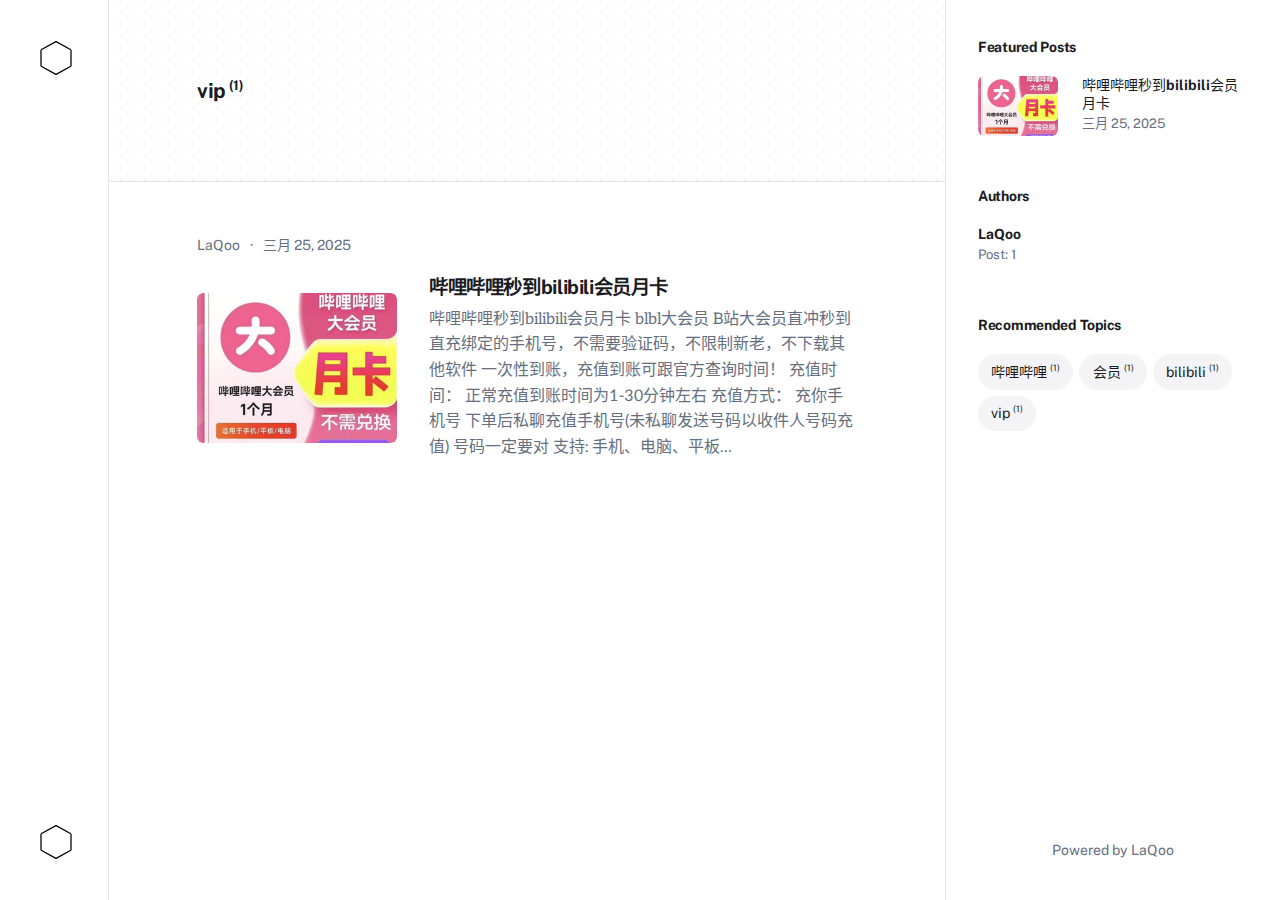
<file: tags/vip/index.html>
<!DOCTYPE html><html lang="zh-cn"><head><meta charset="utf-8"><meta http-equiv="X-UA-Compatible" content="IE=edge"><meta name="viewport" content="width=device-width,initial-scale=1"><title>Tag: vip - LaQoo 低价开通影音会员权益</title><meta name="robots" content="noindex, follow"><meta name="generator" content="Publii Open-Source CMS for Static Site"><link rel="alternate" type="application/atom+xml" href="https://laqoome.github.io/vip/feed.xml" title="LaQoo 低价开通影音会员权益 - RSS"><link rel="alternate" type="application/json" href="https://laqoome.github.io/vip/feed.json" title="LaQoo 低价开通影音会员权益 - JSON"><link rel="preload" href="https://laqoome.github.io/vip/assets/dynamic/fonts/publicsans/publicsans.woff2" as="font" type="font/woff2" crossorigin><link rel="stylesheet" href="https://laqoome.github.io/vip/assets/css/style.css?v=79c24945e9cc9acc7c9652e7b85ba38a"><script type="application/ld+json">{"@context":"http://schema.org","@type":"Organization","name":"LaQoo 低价开通影音会员权益","logo":"https://laqoome.github.io/vip/media/website/logo.svg","url":"https://laqoome.github.io/vip/"}</script><noscript><style>img[loading] {
                    opacity: 1;
                }</style></noscript><style>.fi{fill:none;stroke-linecap:round;stroke-linejoin:round;vertical-align:middle}</style></head><body class="tag-template"><div class="container"><div class="left-bar"><div class="left-bar__inner"><header class="header"><a class="logo" href="https://laqoome.github.io/vip/"><img src="https://laqoome.github.io/vip/media/website/logo.svg" alt="LaQoo 低价开通影音会员权益" width="40" height="40"></a><nav class="navbar"><button class="navbar__toggle" aria-label="Menu" aria-haspopup="true" aria-expanded="false"><span class="navbar__toggle__box"><span class="navbar__toggle__inner">Menu</span></span></button><ul class="navbar__menu"><li><a class="tltp" href="https://laqoome.github.io/vip/" target="_self" aria-label="首页"><svg class="fi fi-home" width="24px" height="24px" fill="none" stroke="currentColor" stroke-width="2" viewBox="0 0 24 24"><use href="https://laqoome.github.io/vip/media/plugins/featherIcons/feather-sprite.svg#home"/></svg> <span>首页</span></a></li><li><a class="tltp" href="https://laqoome.github.io/vip/authors/laqoo/" target="_self" aria-label="LaQoo"><svg class="fi fi-user" width="24px" height="24px" fill="none" stroke="currentColor" stroke-width="2" viewBox="0 0 24 24"><use href="https://laqoome.github.io/vip/media/plugins/featherIcons/feather-sprite.svg#user"/></svg> <span>LaQoo</span></a></li><li><a class="tltp" href="https://laqoome.github.io/vip/lian-xi-fang-shi.html" target="_self" aria-label="联系"><svg class="fi fi-paperclip" width="24px" height="24px" fill="none" stroke="currentColor" stroke-width="2" viewBox="0 0 24 24"><use href="https://laqoome.github.io/vip/media/plugins/featherIcons/feather-sprite.svg#paperclip"/></svg> <span>联系</span></a></li></ul></nav><a class="logo logo--atbottom" href="https://laqoome.github.io/vip/"><img src="https://laqoome.github.io/vip/media/website/logo.svg" alt="LaQoo 低价开通影音会员权益" width="40" height="40"></a></header></div></div><main class="main page page--tag"><div class="hero"><div class="main__inner"><h1>vip <sup>(1)</sup></h1></div></div><div class="main__inner"><article class="c-card"><div class="c-card__meta"><div class="c-card__author"><a href="https://laqoome.github.io/vip/authors/laqoo/">LaQoo</a></div><time datetime="2025-03-25T19:52">三月 25, 2025</time></div><a href="https://laqoome.github.io/vip/guan-yu.html" class="c-card__image"><img src="https://laqoome.github.io/vip/media/posts/1/d7ae04d2-f818-4f48-a5ac-ba2e6bc960ff.png" srcset="https://laqoome.github.io/vip/media/posts/1/responsive/d7ae04d2-f818-4f48-a5ac-ba2e6bc960ff-xs.png 320w, https://laqoome.github.io/vip/media/posts/1/responsive/d7ae04d2-f818-4f48-a5ac-ba2e6bc960ff-sm.png 480w" sizes="(min-width: 700px) 200px, (min-width: 480px) 160px, calc(100vw - 50px)" loading="lazy" height="780" width="790" alt=""></a><header class="c-card__header"><h2 class="c-card__title"><a href="https://laqoome.github.io/vip/guan-yu.html">哔哩哔哩秒到bilibili会员月卡</a></h2><p>哔哩哔哩秒到bilibili会员月卡 blbl大会员 B站大会员直冲秒到直充绑定的手机号，不需要验证码，不限制新老，不下载其他软件 一次性到账，充值到账可跟官方查询时间！ 充值时间： 正常充值到账时间为1-30分钟左右 充值方式： 充你手机号 下单后私聊充值手机号(未私聊发送号码以收件人号码充值) 号码一定要对 支持: 手机、电脑、平板&hellip;</p></header></article></div></main><div class="right-bar"><div class="right-bar__inner"><div class="sidebar"><section class="box featured"><h3 class="box__title">Featured Posts</h3><ul class="featured__container"><li class="featured__item"><a href="https://laqoome.github.io/vip/guan-yu.html" class="featured__image"><img src="https://laqoome.github.io/vip/media/posts/1/responsive/d7ae04d2-f818-4f48-a5ac-ba2e6bc960ff-xs.png" loading="lazy" alt="" height="780" width="780"></a><div><a href="https://laqoome.github.io/vip/guan-yu.html" class="featured__title">哔哩哔哩秒到bilibili会员月卡</a> <time class="featured__meta" datetime="2025-03-25T19:52">三月 25, 2025</time></div></li></ul></section><section class="box authors"><h3 class="box__title">Authors</h3><ul class="authors__cotainer"><li class="authors__item"><div><a href="https://laqoome.github.io/vip/authors/laqoo/" class="authors__title">LaQoo</a> <span class="authors__meta">Post: 1</span></div></li></ul></section><section class="box tags"><h3 class="box__title">Recommended Topics</h3><ul class="tags__list"><li class="tags__item"><a href="https://laqoome.github.io/vip/tags/bi-li-bi-li/" class="btn btn--gray">哔哩哔哩 <sup>(1)</sup></a></li><li class="tags__item"><a href="https://laqoome.github.io/vip/tags/hui-yuan/" class="btn btn--gray">会员 <sup>(1)</sup></a></li><li class="tags__item"><a href="https://laqoome.github.io/vip/tags/bilibili/" class="btn btn--gray">bilibili <sup>(1)</sup></a></li><li class="tags__item"><a href="https://laqoome.github.io/vip/tags/vip/" class="btn btn--gray">vip <sup>(1)</sup></a></li></ul></section><div class="box copyright">Powered by LaQoo</div></div></div></div></div><script defer="defer" src="https://laqoome.github.io/vip/assets/js/scripts.min.js?v=b2d91bcadbf5db401b76eb5bb3092eb7"></script><script>var images = document.querySelectorAll('img[loading]');
        for (var i = 0; i < images.length; i++) {
            if (images[i].complete) {
                images[i].classList.add('is-loaded');
            } else {
                images[i].addEventListener('load', function () {
                    this.classList.add('is-loaded');
                }, false);
            }
        }</script></body></html>
</file>
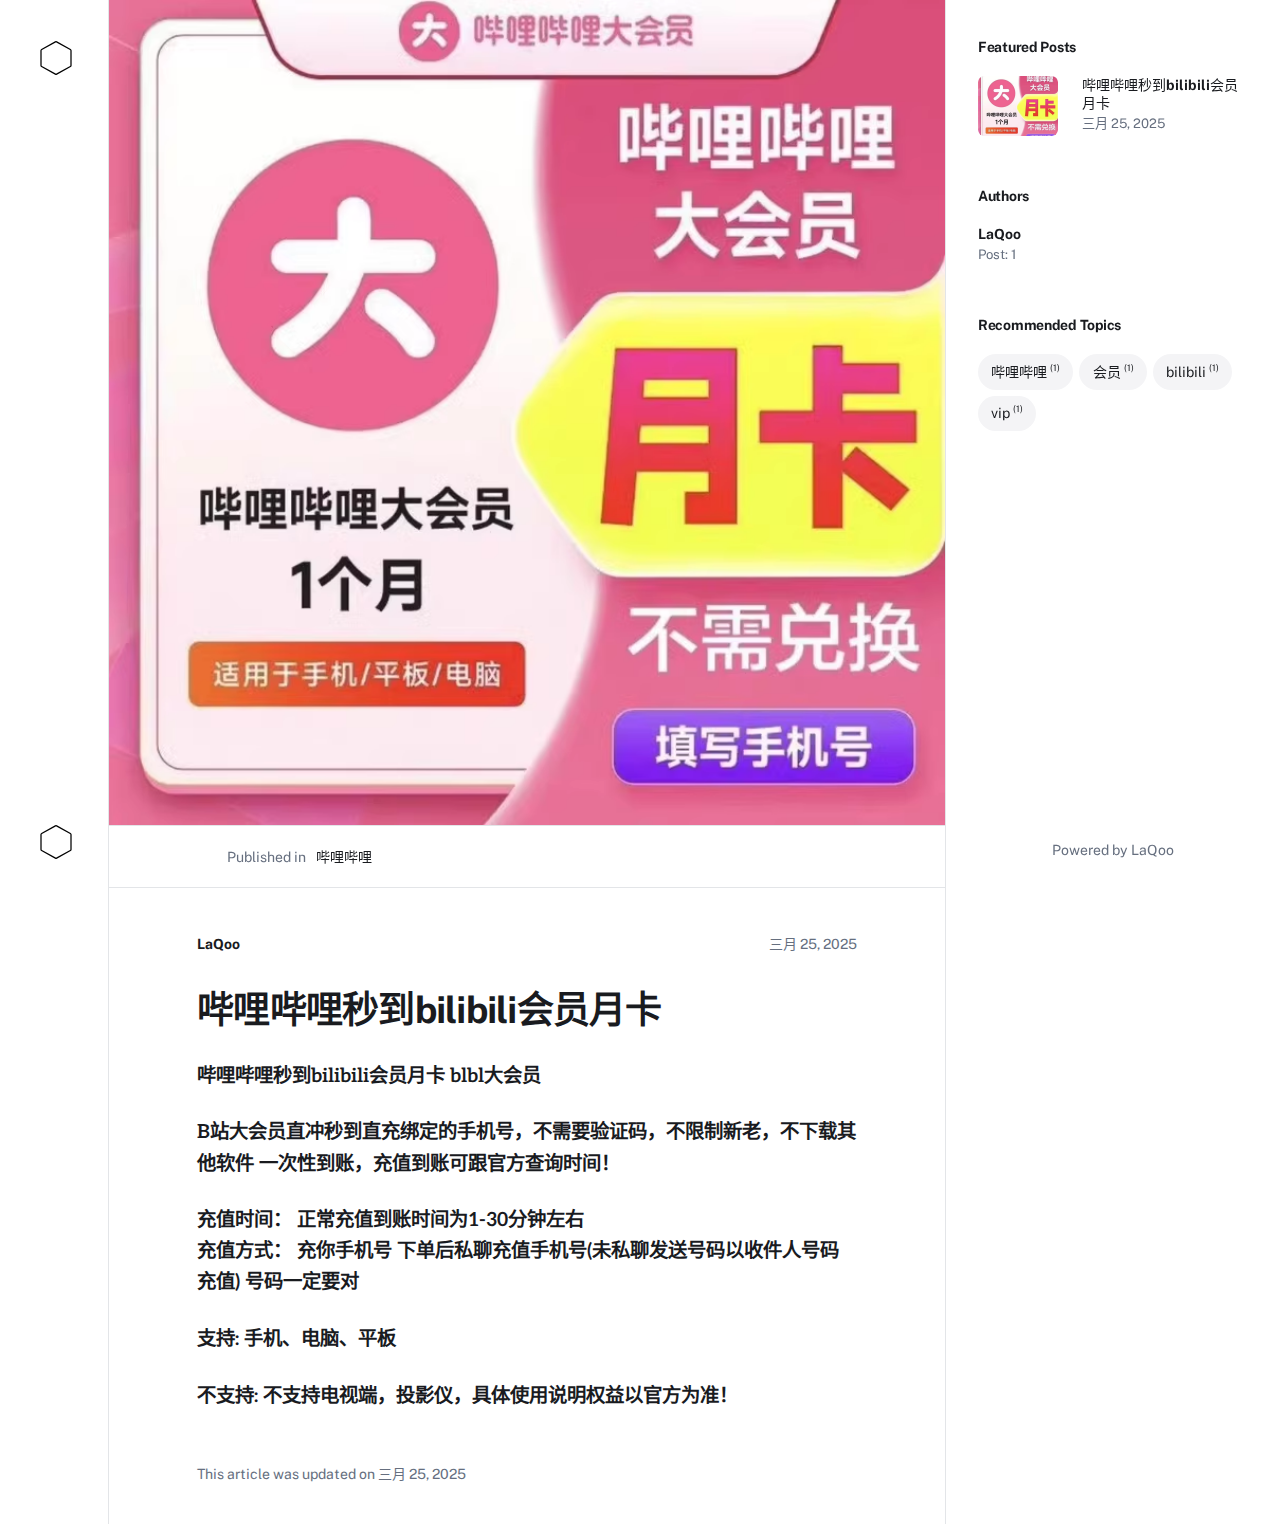
<file: guan-yu.html>
<!DOCTYPE html><html lang="zh-cn"><head><meta charset="utf-8"><meta http-equiv="X-UA-Compatible" content="IE=edge"><meta name="viewport" content="width=device-width,initial-scale=1"><title>哔哩哔哩秒到bilibili会员月卡 - LaQoo 低价开通影音会员权益</title><meta name="description" content="哔哩哔哩秒到bilibili会员月卡 blbl大会员 B站大会员直冲秒到直充绑定的手机号，不需要验证码，不限制新老，不下载其他软件 一次性到账，充值到账可跟官方查询时间！ 充值时间： 正常充值到账时间为1-30分钟左右 充值方式： 充你手机号 下单后私聊充值手机号(未私聊发送号码以收件人号码充值) 号码一定要对 支持: 手机、电脑、平板&hellip;"><meta name="generator" content="Publii Open-Source CMS for Static Site"><link rel="canonical" href="https://laqoome.github.io/vip/guan-yu.html"><link rel="alternate" type="application/atom+xml" href="https://laqoome.github.io/vip/feed.xml" title="LaQoo 低价开通影音会员权益 - RSS"><link rel="alternate" type="application/json" href="https://laqoome.github.io/vip/feed.json" title="LaQoo 低价开通影音会员权益 - JSON"><link rel="preload" href="https://laqoome.github.io/vip/assets/dynamic/fonts/publicsans/publicsans.woff2" as="font" type="font/woff2" crossorigin><link rel="stylesheet" href="https://laqoome.github.io/vip/assets/css/style.css?v=79c24945e9cc9acc7c9652e7b85ba38a"><script type="application/ld+json">{"@context":"http://schema.org","@type":"Article","mainEntityOfPage":{"@type":"WebPage","@id":"https://laqoome.github.io/vip/guan-yu.html"},"headline":"哔哩哔哩秒到bilibili会员月卡","datePublished":"2025-03-25T19:52+08:00","dateModified":"2025-03-25T21:28+08:00","image":{"@type":"ImageObject","url":"https://laqoome.github.io/vip/media/posts/1/d7ae04d2-f818-4f48-a5ac-ba2e6bc960ff.png","height":780,"width":790},"description":"哔哩哔哩秒到bilibili会员月卡 blbl大会员 B站大会员直冲秒到直充绑定的手机号，不需要验证码，不限制新老，不下载其他软件 一次性到账，充值到账可跟官方查询时间！ 充值时间： 正常充值到账时间为1-30分钟左右 充值方式： 充你手机号 下单后私聊充值手机号(未私聊发送号码以收件人号码充值) 号码一定要对 支持: 手机、电脑、平板&hellip;","author":{"@type":"Person","name":"LaQoo","url":"https://laqoome.github.io/vip/authors/laqoo/"},"publisher":{"@type":"Organization","name":"LaQoo","logo":{"@type":"ImageObject","url":"https://laqoome.github.io/vip/media/website/logo.svg","height":40,"width":40}}}</script><noscript><style>img[loading] {
                    opacity: 1;
                }</style></noscript><style>.fi{fill:none;stroke-linecap:round;stroke-linejoin:round;vertical-align:middle}</style></head><body class="post-template"><div class="container"><div class="left-bar"><div class="left-bar__inner"><header class="header"><a class="logo" href="https://laqoome.github.io/vip/"><img src="https://laqoome.github.io/vip/media/website/logo.svg" alt="LaQoo 低价开通影音会员权益" width="40" height="40"></a><nav class="navbar"><button class="navbar__toggle" aria-label="Menu" aria-haspopup="true" aria-expanded="false"><span class="navbar__toggle__box"><span class="navbar__toggle__inner">Menu</span></span></button><ul class="navbar__menu"><li><a class="tltp" href="https://laqoome.github.io/vip/" target="_self" aria-label="首页"><svg class="fi fi-home" width="24px" height="24px" fill="none" stroke="currentColor" stroke-width="2" viewBox="0 0 24 24"><use href="https://laqoome.github.io/vip/media/plugins/featherIcons/feather-sprite.svg#home"/></svg> <span>首页</span></a></li><li><a class="tltp" href="https://laqoome.github.io/vip/authors/laqoo/" target="_self" aria-label="LaQoo"><svg class="fi fi-user" width="24px" height="24px" fill="none" stroke="currentColor" stroke-width="2" viewBox="0 0 24 24"><use href="https://laqoome.github.io/vip/media/plugins/featherIcons/feather-sprite.svg#user"/></svg> <span>LaQoo</span></a></li><li><a class="tltp" href="https://laqoome.github.io/vip/lian-xi-fang-shi.html" target="_self" aria-label="联系"><svg class="fi fi-paperclip" width="24px" height="24px" fill="none" stroke="currentColor" stroke-width="2" viewBox="0 0 24 24"><use href="https://laqoome.github.io/vip/media/plugins/featherIcons/feather-sprite.svg#paperclip"/></svg> <span>联系</span></a></li></ul></nav><a class="logo logo--atbottom" href="https://laqoome.github.io/vip/"><img src="https://laqoome.github.io/vip/media/website/logo.svg" alt="LaQoo 低价开通影音会员权益" width="40" height="40"></a></header></div></div><main class="main post"><article class="content"><figure class="content__featured-image content__featured-image--attop"><img src="https://laqoome.github.io/vip/media/posts/1/d7ae04d2-f818-4f48-a5ac-ba2e6bc960ff.png" srcset="https://laqoome.github.io/vip/media/posts/1/responsive/d7ae04d2-f818-4f48-a5ac-ba2e6bc960ff-xs.png 320w, https://laqoome.github.io/vip/media/posts/1/responsive/d7ae04d2-f818-4f48-a5ac-ba2e6bc960ff-sm.png 480w, https://laqoome.github.io/vip/media/posts/1/responsive/d7ae04d2-f818-4f48-a5ac-ba2e6bc960ff-md.png 768w, https://laqoome.github.io/vip/media/posts/1/responsive/d7ae04d2-f818-4f48-a5ac-ba2e6bc960ff-xl.png 1024w" sizes="(min-width: 1460px) 938px, (min-width: 1200px) calc(75.83vw - 154px), (min-width: 1120px) 938px, (min-width: 900px) calc(55vw + 333px), 100vw" loading="eager" height="780" width="790" alt="" aria-describedby="image-caption"></figure><div class="content__meta content__meta--attop"><div class="content__meta--attop__inner"><div class="content__maintag"><svg width="20" height="20" aria-hidden="true" focusable="false"><use xlink:href="https://laqoome.github.io/vip/assets/svg/svg-map.svg#tag"/></svg> Published in <a href="https://laqoome.github.io/vip/tags/bi-li-bi-li/" class="metadata__maintag">哔哩哔哩</a></div></div></div><div class="main__inner"><div class="content__meta"><div class="content__author"><div><a href="https://laqoome.github.io/vip/authors/laqoo/" class="content__author__name">LaQoo</a></div></div><div class="content__date"><time datetime="2025-03-25T19:52">三月 25, 2025</time></div></div><header class="content__header"><h1 class="content__title">哔哩哔哩秒到bilibili会员月卡</h1></header><div class="content__entry"><p><strong><span data-spm-anchor-id="a21ybx.item.0.i1.4a4c3da6Drw2lI">哔哩哔哩秒到bilibili会员月卡 blbl大会员</span></strong></p><p><strong><span data-spm-anchor-id="a21ybx.item.0.i1.4a4c3da6Drw2lI">B站大会员直冲秒到直充绑定的手机号，不需要验证码，不限制新老，不下载其他软件 一次性到账，充值到账可跟官方查询时间！</span></strong></p><p><strong><span data-spm-anchor-id="a21ybx.item.0.i1.4a4c3da6Drw2lI">充值时间： 正常充值到账时间为1-30分钟左右</span><br><span data-spm-anchor-id="a21ybx.item.0.i2.4a4c3da6Drw2lI">充值方式： 充你手机号 下单后私聊充值手机号(未私聊发送号码以收件人号码充值) 号码一定要对</span></strong></p><p><strong style="font-family: var(--editor-font-family); font-size: inherit;"><span data-spm-anchor-id="a21ybx.item.0.i2.4a4c3da6Drw2lI">支持: 手机、电脑、平板</span></strong></p><p><strong><span data-spm-anchor-id="a21ybx.item.0.i2.4a4c3da6Drw2lI">不支持: 不支持电视端，投影仪，具体使用说明权益以官方为准！</span></strong></p></div><footer class="content__footer"><div class="content__last-updated">This article was updated on <time datetime="2025-03-25T21:28">三月 25, 2025</time></div><div class="content__share"></div></footer></div></article></main><div class="right-bar"><div class="right-bar__inner"><div class="sidebar"><section class="box featured"><h3 class="box__title">Featured Posts</h3><ul class="featured__container"><li class="featured__item"><a href="https://laqoome.github.io/vip/guan-yu.html" class="featured__image"><img src="https://laqoome.github.io/vip/media/posts/1/responsive/d7ae04d2-f818-4f48-a5ac-ba2e6bc960ff-xs.png" loading="lazy" alt="" height="780" width="780"></a><div><a href="https://laqoome.github.io/vip/guan-yu.html" class="featured__title">哔哩哔哩秒到bilibili会员月卡</a> <time class="featured__meta" datetime="2025-03-25T19:52">三月 25, 2025</time></div></li></ul></section><section class="box authors"><h3 class="box__title">Authors</h3><ul class="authors__cotainer"><li class="authors__item"><div><a href="https://laqoome.github.io/vip/authors/laqoo/" class="authors__title">LaQoo</a> <span class="authors__meta">Post: 1</span></div></li></ul></section><section class="box tags"><h3 class="box__title">Recommended Topics</h3><ul class="tags__list"><li class="tags__item"><a href="https://laqoome.github.io/vip/tags/bi-li-bi-li/" class="btn btn--gray">哔哩哔哩 <sup>(1)</sup></a></li><li class="tags__item"><a href="https://laqoome.github.io/vip/tags/hui-yuan/" class="btn btn--gray">会员 <sup>(1)</sup></a></li><li class="tags__item"><a href="https://laqoome.github.io/vip/tags/bilibili/" class="btn btn--gray">bilibili <sup>(1)</sup></a></li><li class="tags__item"><a href="https://laqoome.github.io/vip/tags/vip/" class="btn btn--gray">vip <sup>(1)</sup></a></li></ul></section><div class="box copyright">Powered by LaQoo</div></div></div></div></div><script defer="defer" src="https://laqoome.github.io/vip/assets/js/scripts.min.js?v=b2d91bcadbf5db401b76eb5bb3092eb7"></script><script>var images = document.querySelectorAll('img[loading]');
        for (var i = 0; i < images.length; i++) {
            if (images[i].complete) {
                images[i].classList.add('is-loaded');
            } else {
                images[i].addEventListener('load', function () {
                    this.classList.add('is-loaded');
                }, false);
            }
        }</script></body></html>
</file>
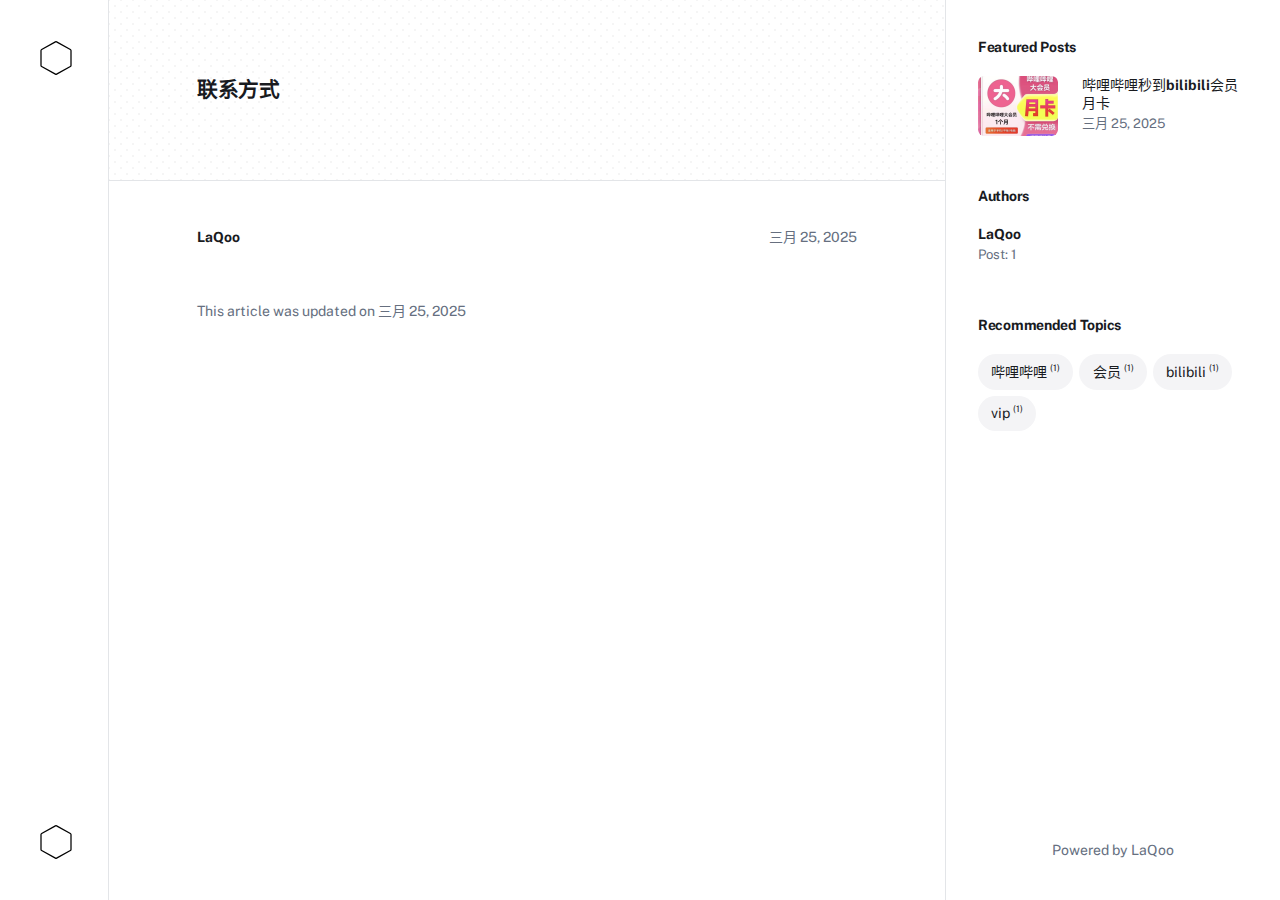
<file: lian-xi-fang-shi.html>
<!DOCTYPE html><html lang="zh-cn"><head><meta charset="utf-8"><meta http-equiv="X-UA-Compatible" content="IE=edge"><meta name="viewport" content="width=device-width,initial-scale=1"><title>联系方式 - LaQoo 低价开通影音会员权益</title><meta name="generator" content="Publii Open-Source CMS for Static Site"><link rel="canonical" href="https://laqoome.github.io/vip/lian-xi-fang-shi.html"><link rel="alternate" type="application/atom+xml" href="https://laqoome.github.io/vip/feed.xml" title="LaQoo 低价开通影音会员权益 - RSS"><link rel="alternate" type="application/json" href="https://laqoome.github.io/vip/feed.json" title="LaQoo 低价开通影音会员权益 - JSON"><link rel="preload" href="https://laqoome.github.io/vip/assets/dynamic/fonts/publicsans/publicsans.woff2" as="font" type="font/woff2" crossorigin><link rel="stylesheet" href="https://laqoome.github.io/vip/assets/css/style.css?v=79c24945e9cc9acc7c9652e7b85ba38a"><script type="application/ld+json">{"@context":"http://schema.org","@type":"Article","mainEntityOfPage":{"@type":"WebPage","@id":"https://laqoome.github.io/vip/lian-xi-fang-shi.html"},"headline":"联系方式","datePublished":"2025-03-25T21:17+08:00","dateModified":"2025-03-25T21:17+08:00","image":{"@type":"ImageObject","url":"https://laqoome.github.io/vip/media/website/logo.svg","height":40,"width":40},"description":"","author":{"@type":"Person","name":"LaQoo","url":"https://laqoome.github.io/vip/authors/laqoo/"},"publisher":{"@type":"Organization","name":"LaQoo","logo":{"@type":"ImageObject","url":"https://laqoome.github.io/vip/media/website/logo.svg","height":40,"width":40}}}</script><noscript><style>img[loading] {
                    opacity: 1;
                }</style></noscript><style>.fi{fill:none;stroke-linecap:round;stroke-linejoin:round;vertical-align:middle}</style></head><body class="page-template"><div class="container"><div class="left-bar"><div class="left-bar__inner"><header class="header"><a class="logo" href="https://laqoome.github.io/vip/"><img src="https://laqoome.github.io/vip/media/website/logo.svg" alt="LaQoo 低价开通影音会员权益" width="40" height="40"></a><nav class="navbar"><button class="navbar__toggle" aria-label="Menu" aria-haspopup="true" aria-expanded="false"><span class="navbar__toggle__box"><span class="navbar__toggle__inner">Menu</span></span></button><ul class="navbar__menu"><li><a class="tltp" href="https://laqoome.github.io/vip/" target="_self" aria-label="首页"><svg class="fi fi-home" width="24px" height="24px" fill="none" stroke="currentColor" stroke-width="2" viewBox="0 0 24 24"><use href="https://laqoome.github.io/vip/media/plugins/featherIcons/feather-sprite.svg#home"/></svg> <span>首页</span></a></li><li><a class="tltp" href="https://laqoome.github.io/vip/authors/laqoo/" target="_self" aria-label="LaQoo"><svg class="fi fi-user" width="24px" height="24px" fill="none" stroke="currentColor" stroke-width="2" viewBox="0 0 24 24"><use href="https://laqoome.github.io/vip/media/plugins/featherIcons/feather-sprite.svg#user"/></svg> <span>LaQoo</span></a></li><li class="active"><a class="tltp" href="https://laqoome.github.io/vip/lian-xi-fang-shi.html" target="_self" aria-label="联系"><svg class="fi fi-paperclip" width="24px" height="24px" fill="none" stroke="currentColor" stroke-width="2" viewBox="0 0 24 24"><use href="https://laqoome.github.io/vip/media/plugins/featherIcons/feather-sprite.svg#paperclip"/></svg> <span>联系</span></a></li></ul></nav><a class="logo logo--atbottom" href="https://laqoome.github.io/vip/"><img src="https://laqoome.github.io/vip/media/website/logo.svg" alt="LaQoo 低价开通影音会员权益" width="40" height="40"></a></header></div></div><main class="main post"><article class="content content--attop"><header class="hero content__header"><div class="main__inner"><h1>联系方式</h1></div></header><div class="main__inner"><div class="content__meta"><div class="content__author"><div><a href="https://laqoome.github.io/vip/authors/laqoo/" class="content__author__name">LaQoo</a></div></div><div class="content__date"><time datetime="2025-03-25T21:17">三月 25, 2025</time></div></div><div class="content__entry"></div><footer class="content__footer"><div class="content__last-updated">This article was updated on <time datetime="2025-03-25T21:17">三月 25, 2025</time></div><div class="content__share"></div></footer></div></article></main><div class="right-bar"><div class="right-bar__inner"><div class="sidebar"><section class="box featured"><h3 class="box__title">Featured Posts</h3><ul class="featured__container"><li class="featured__item"><a href="https://laqoome.github.io/vip/guan-yu.html" class="featured__image"><img src="https://laqoome.github.io/vip/media/posts/1/responsive/d7ae04d2-f818-4f48-a5ac-ba2e6bc960ff-xs.png" loading="lazy" alt="" height="780" width="780"></a><div><a href="https://laqoome.github.io/vip/guan-yu.html" class="featured__title">哔哩哔哩秒到bilibili会员月卡</a> <time class="featured__meta" datetime="2025-03-25T19:52">三月 25, 2025</time></div></li></ul></section><section class="box authors"><h3 class="box__title">Authors</h3><ul class="authors__cotainer"><li class="authors__item"><div><a href="https://laqoome.github.io/vip/authors/laqoo/" class="authors__title">LaQoo</a> <span class="authors__meta">Post: 1</span></div></li></ul></section><section class="box tags"><h3 class="box__title">Recommended Topics</h3><ul class="tags__list"><li class="tags__item"><a href="https://laqoome.github.io/vip/tags/bi-li-bi-li/" class="btn btn--gray">哔哩哔哩 <sup>(1)</sup></a></li><li class="tags__item"><a href="https://laqoome.github.io/vip/tags/hui-yuan/" class="btn btn--gray">会员 <sup>(1)</sup></a></li><li class="tags__item"><a href="https://laqoome.github.io/vip/tags/bilibili/" class="btn btn--gray">bilibili <sup>(1)</sup></a></li><li class="tags__item"><a href="https://laqoome.github.io/vip/tags/vip/" class="btn btn--gray">vip <sup>(1)</sup></a></li></ul></section><div class="box copyright">Powered by LaQoo</div></div></div></div></div><script defer="defer" src="https://laqoome.github.io/vip/assets/js/scripts.min.js?v=b2d91bcadbf5db401b76eb5bb3092eb7"></script><script>var images = document.querySelectorAll('img[loading]');
        for (var i = 0; i < images.length; i++) {
            if (images[i].complete) {
                images[i].classList.add('is-loaded');
            } else {
                images[i].addEventListener('load', function () {
                    this.classList.add('is-loaded');
                }, false);
            }
        }</script></body></html>
</file>
